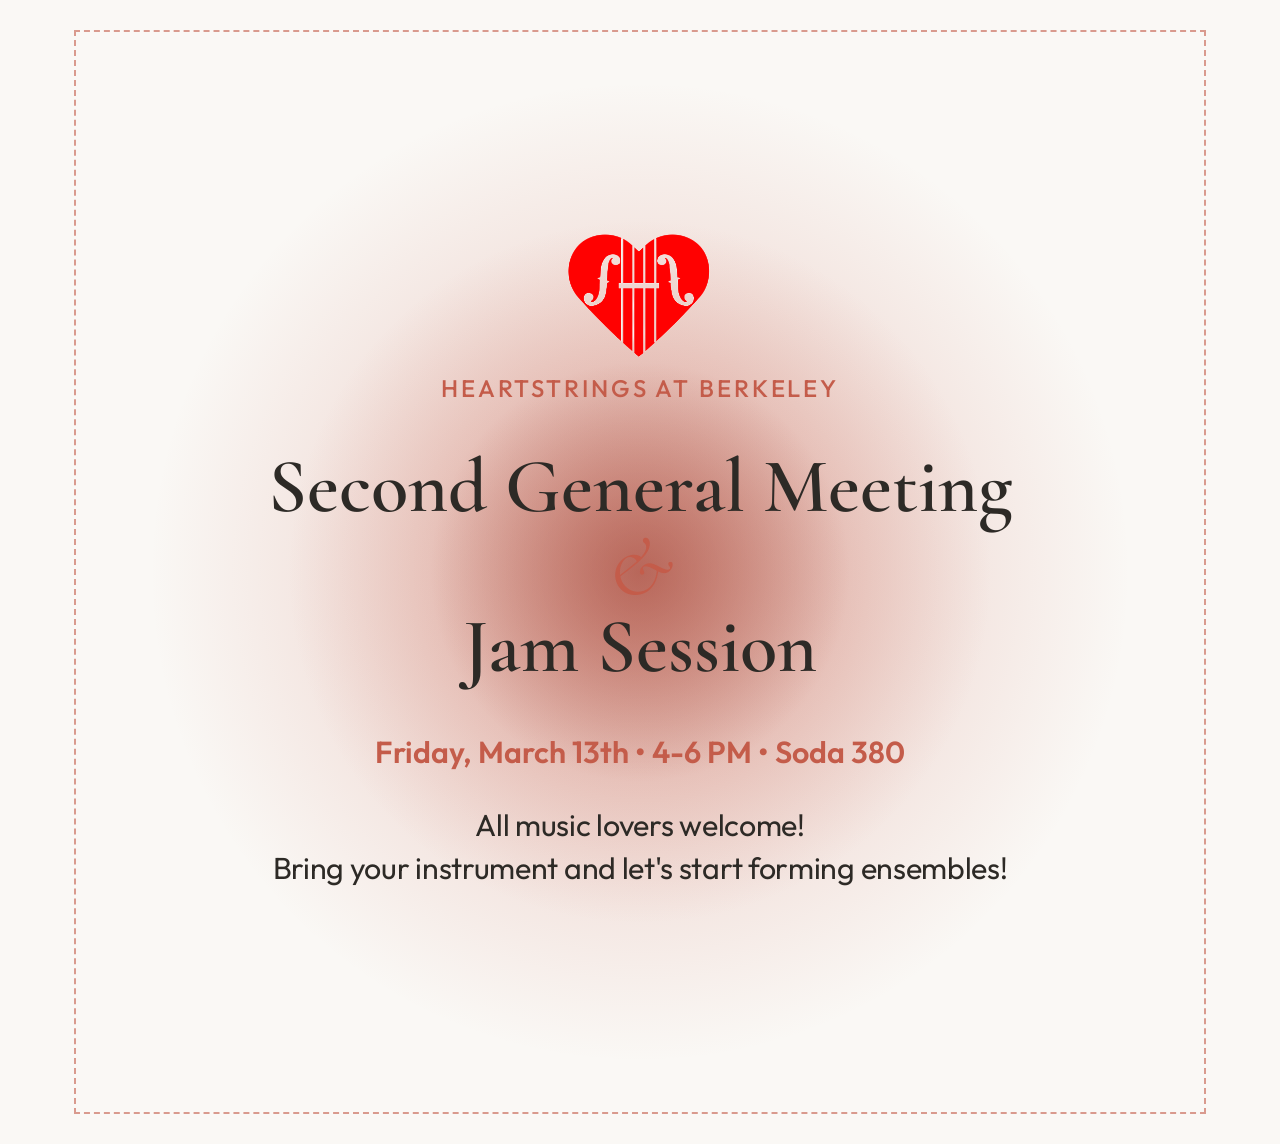
<file: site/post.html>
<!DOCTYPE html>
<html lang="en">
<head>
  <meta charset="UTF-8">
  <meta name="viewport" content="width=device-width, initial-scale=1.0">
  <title>Heartstrings | Second Meeting</title>
  <link rel="preconnect" href="https://fonts.googleapis.com">
  <link rel="preconnect" href="https://fonts.gstatic.com" crossorigin>
  <link href="https://fonts.googleapis.com/css2?family=Cormorant+Garamond:ital,wght@0,400;0,600;1,400&family=Outfit:wght@300;400;500;600&display=swap" rel="stylesheet">
  <style>
    :root {
      --color-bg: #faf8f5;
      --color-text: #2d2a26;
      --color-accent: #c45c4a;
      --color-accent-dark: #9e4235;
      --font-display: 'Cormorant Garamond', Georgia, serif;
      --font-body: 'Outfit', system-ui, sans-serif;
    }

    body { 
      margin: 0; 
      background: var(--color-bg); 
      font-family: var(--font-body); 
      color: var(--color-text);
    }

    .hero {
      position: relative;
      min-height: 100vh;
      display: flex;
      align-items: center;
      justify-content: center;
      padding: 2rem;
      overflow: hidden;
      text-align: center;
    }

    .hero-content {
      position: relative;
      z-index: 2;
      max-width: 900px;
      margin: 0 auto;
      text-align: center;
      outline: 2px dashed rgba(196, 92, 74, 0.6);
      padding: 12rem;
    }

    .hero-logo {
      width: 160px;
      height: auto;
      object-fit: contain;
      margin: 0 auto 0.5rem; 
      display: block;
    }

    .hero-tagline {
      font-size: 1.5rem;
      font-weight: 500;
      letter-spacing: 0.12em;
      text-transform: uppercase;
      color: var(--color-accent);
      margin-top: 0;
      margin-bottom: 2.5rem;
    }

    .hero-title {
      font-family: var(--font-display);
      font-size: clamp(2.8rem, 7vw, 4.8rem);
      font-weight: 600;
      line-height: 1.15;
      margin-top: 0;
      margin-bottom: 2.5rem;
    }
    
    .hero-title em {
      display: block;
      font-style: italic;
      color: var(--color-accent);
      font-weight: 400;
      font-size: 1.1em;
      margin: -0.15em 0; 
      position: relative;
      z-index: 3;
    }

    .hero-title span {
      display: block;
      position: relative;
      z-index: 2;
    }

    .hero-desc {
      line-height: 1.4;
      margin-top: 1rem;
    }

    .hero-desc strong {
      color: var(--color-accent);
      display: block;
      font-size: 1.9rem;
      margin-bottom: 1.2rem;
      font-weight: 600;
    }

    .hero-invitation {
      font-size: 1.9rem;
      font-weight: 400;
      color: var(--color-text);
      letter-spacing: -0.01em;
    }

    .hero-visual {
      position: absolute;
      inset: 0;
      z-index: 1;
      pointer-events: none;
    }

    .wave {
      position: absolute;
      border-radius: 50%;
      top: 50%;
      left: 50%;
      transform: translate(-50%, -50%);
    }

    .wave-1 {
      width: 110vmin;
      height: 110vmin;
      background: radial-gradient(circle, rgba(196, 92, 74, 0.35) 0%, transparent 70%);
      animation: pulse 8s ease-in-out infinite;
    }

    .wave-2 {
      width: 85vmin;
      height: 85vmin;
      background: radial-gradient(circle, rgba(196, 92, 74, 0.45) 0%, transparent 65%);
      animation: pulse 6s ease-in-out infinite 1s;
    }

    .wave-3 {
      width: 55vmin;
      height: 55vmin;
      background: radial-gradient(circle, rgba(158, 66, 53, 0.55) 0%, transparent 60%);
      animation: pulse 5s ease-in-out infinite 2s;
    }

    @keyframes pulse {
      0%, 100% { transform: translate(-50%, -50%) scale(1); opacity: 0.7; }
      50% { transform: translate(-50%, -50%) scale(1.05); opacity: 0.4; }
    }
  </style>
</head>
<body>

  <main>
    <section class="hero">
      <div class="hero-content">
        <img src="assets/heartstrings-logo.png" alt="Heartstrings Logo" class="hero-logo">
        
        <p class="hero-tagline">Heartstrings at Berkeley</p>
        
        <h1 class="hero-title">
          Second General Meeting
          <em>&amp;</em>
          <span>Jam Session</span>
        </h1>

        <div class="hero-desc">
          <p><strong>Friday, March 13th • 4-6 PM • Soda 380</strong></p>
          <p class="hero-invitation">
            All music lovers welcome! <br>
            Bring your instrument and let's start forming ensembles!
          </p>
        </div>
      </div>

      <div class="hero-visual" aria-hidden="true">
        <div class="wave wave-1"></div>
        <div class="wave wave-2"></div>
        <div class="wave wave-3"></div>
      </div>
    </section>
  </main>

</body>
</html>
</file>
